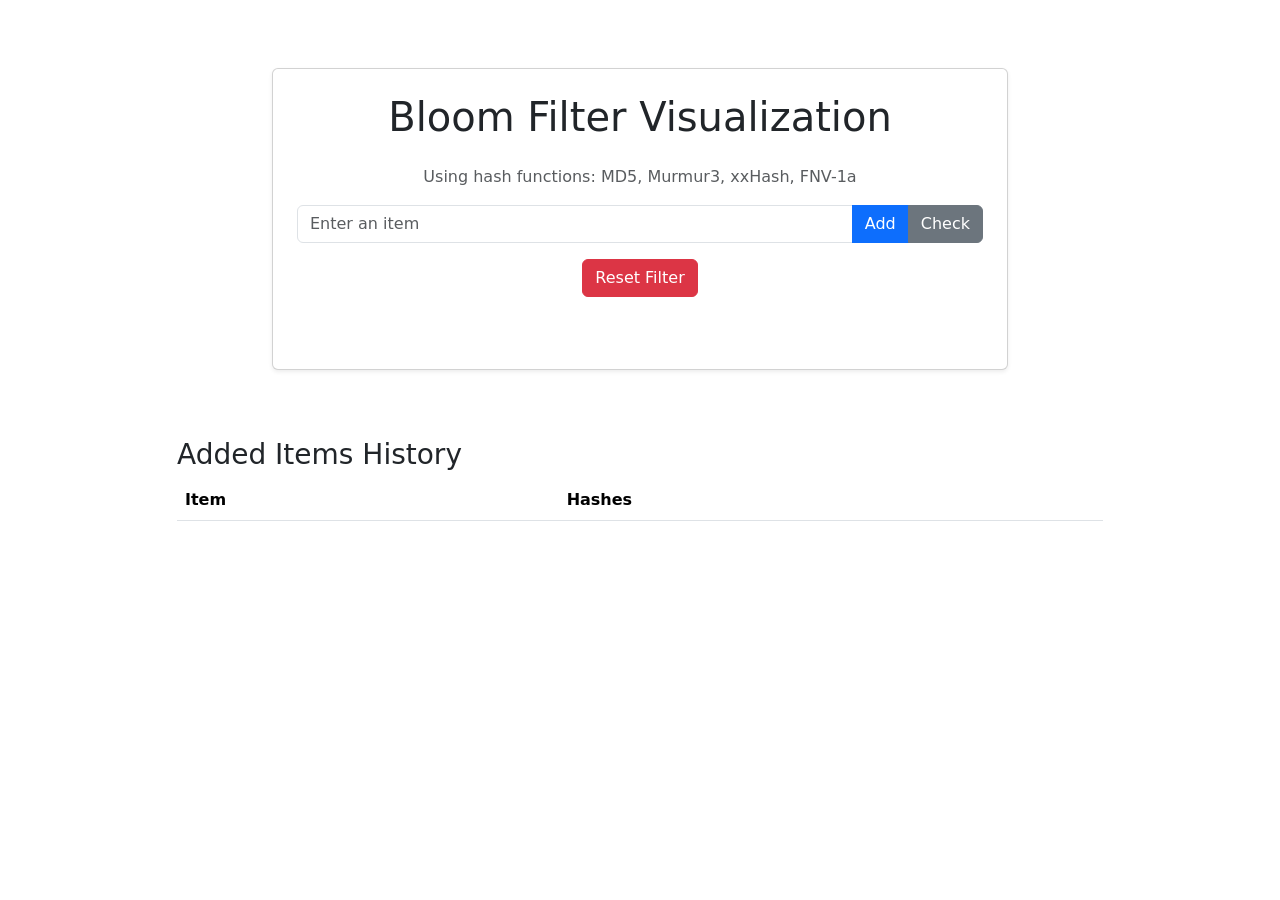
<file: bloom-filters/frontend/index.html>
<!DOCTYPE html>
<html lang="en">
<head>
    <meta charset="UTF-8">
    <meta name="viewport" content="width=device-width, initial-scale=1.0">
    <title>Bloom Filter Visualization</title>
    <link href="https://cdn.jsdelivr.net/npm/bootstrap@5.3.0/dist/css/bootstrap.min.css" rel="stylesheet">
    <style>
        body {
            padding: 20px;
        }
        .bit-array {
            display: grid;
            grid-template-columns: repeat(auto-fill, minmax(40px, 1fr));
            gap: 5px;
            margin-top: 20px;
        }
        .bit {
            width: 40px;
            height: 40px;
            border: 1px solid #ccc;
            text-align: center;
            line-height: 40px;
            font-size: 0.8rem;
        }
        .bit.active {
            background-color: #007bff;
            color: white;
        }
        .bit.highlight {
            background-color: #ffc107;
        }
    </style>
</head>
<body>
    <div class="container mt-5">
        <div class="row justify-content-center">
            <div class="col-md-8">
                <div class="card p-4 shadow-sm">
                    <h1 class="text-center mb-4">Bloom Filter Visualization</h1>
                    <p class="text-center text-muted">Using <span id="hashCount" class="fw-bold"></span> hash functions: MD5, Murmur3, xxHash, FNV-1a</p>
                    
                    <div class="input-group mb-3">
                        <input type="text" id="itemInput" class="form-control" placeholder="Enter an item">
                        <button class="btn btn-primary" onclick="addItem()">Add</button>
                        <button class="btn btn-secondary" onclick="checkItem()">Check</button>
                    </div>
                    
                    <div class="text-center mb-3">
                        <button class="btn btn-danger" onclick="resetFilter()">Reset Filter</button>
                    </div>
                    
                    <div id="result" class="mt-3 text-center"></div>
                    <div id="hashes" class="mt-3 text-center"></div>
                </div>
            </div>
        </div>
        
        <div class="row justify-content-center mt-4">
            <div class="col-md-10">
                <div class="bit-array" id="bitArray"></div>
            </div>
        </div>

        <div class="row justify-content-center mt-4">
            <div class="col-md-10">
                <h3>Added Items History</h3>
                <table class="table table-striped">
                    <thead>
                        <tr>
                            <th>Item</th>
                            <th>Hashes</th>
                        </tr>
                    </thead>
                    <tbody id="historyBody"></tbody>
                </table>
            </div>
        </div>
    </div>

    <script>
        const API_URL = 'http://127.0.0.1:8000';

        async function fetchBitArray(highlightHashes = []) {
            try {
                const response = await fetch(`${API_URL}/status`);
                const data = await response.json();
                const bitArrayDiv = document.getElementById('bitArray');
                bitArrayDiv.innerHTML = '';
                data.bit_array.forEach((bit, index) => {
                    const bitDiv = document.createElement('div');
                    let classNames = 'bit';
                    if (bit === 1) {
                        classNames += ' active';
                    }
                    if (highlightHashes.includes(index)) {
                        classNames += ' highlight';
                    }
                    bitDiv.className = classNames;
                    bitDiv.textContent = index;
                    bitArrayDiv.appendChild(bitDiv);
                });
                document.getElementById('hashCount').textContent = data.hash_count;
            } catch (error) {
                console.error('Error fetching bit array:', error);
            }
        }

        async function fetchHistory() {
            try {
                const response = await fetch(`${API_URL}/history`);
                const data = await response.json();
                const historyBody = document.getElementById('historyBody');
                historyBody.innerHTML = '';
                data.history.forEach(item => {
                    const row = document.createElement('tr');
                    row.innerHTML = `<td>${item.item}</td><td>${item.hashes.join(', ')}</td>`;
                    historyBody.appendChild(row);
                });
            } catch (error) {
                console.error('Error fetching history:', error);
            }
        }

        async function addItem() {
            const item = document.getElementById('itemInput').value;
            if (!item) return;
            try {
                const response = await fetch(`${API_URL}/add`, {
                    method: 'POST',
                    headers: { 'Content-Type': 'application/json' },
                    body: JSON.stringify({ item })
                });
                const data = await response.json();
                document.getElementById('itemInput').value = '';
                fetchBitArray(data.hashes);
                fetchHistory();
                document.getElementById('result').textContent = `"${item}" added.`;
                document.getElementById('hashes').textContent = `Generated Hashes: ${data.hashes.join(', ')}`;
            } catch (error) {
                console.error('Error adding item:', error);
            }
        }

        async function checkItem() {
            const item = document.getElementById('itemInput').value;
            if (!item) return;
            try {
                const response = await fetch(`${API_URL}/check`, {
                    method: 'POST',
                    headers: { 'Content-Type': 'application/json' },
                    body: JSON.stringify({ item })
                });
                const data = await response.json();
                const resultDiv = document.getElementById('result');
                if (data.possibly_exists) {
                    resultDiv.textContent = `"${item}" might be in the set (False Positive Possible).`;
                    resultDiv.className = 'alert alert-warning';
                } else {
                    resultDiv.textContent = `"${item}" is definitely not in the set.`;
                    resultDiv.className = 'alert alert-success';
                }
                fetchBitArray(data.hashes);
                document.getElementById('hashes').textContent = `Generated Hashes: ${data.hashes.join(', ')}`;
            } catch (error) {
                console.error('Error checking item:', error);
            }
        }

        async function resetFilter() {
            try {
                await fetch(`${API_URL}/reset`, { method: 'POST' });
                fetchBitArray();
                fetchHistory();
                document.getElementById('result').textContent = 'Bloom filter and history reset.';
                document.getElementById('result').className = 'alert alert-info';
                document.getElementById('hashes').textContent = '';
            } catch (error) {
                console.error('Error resetting filter:', error);
            }
        }

        // Initial load
        fetchBitArray();
        fetchHistory();
    </script>
</body>
</html>
</file>
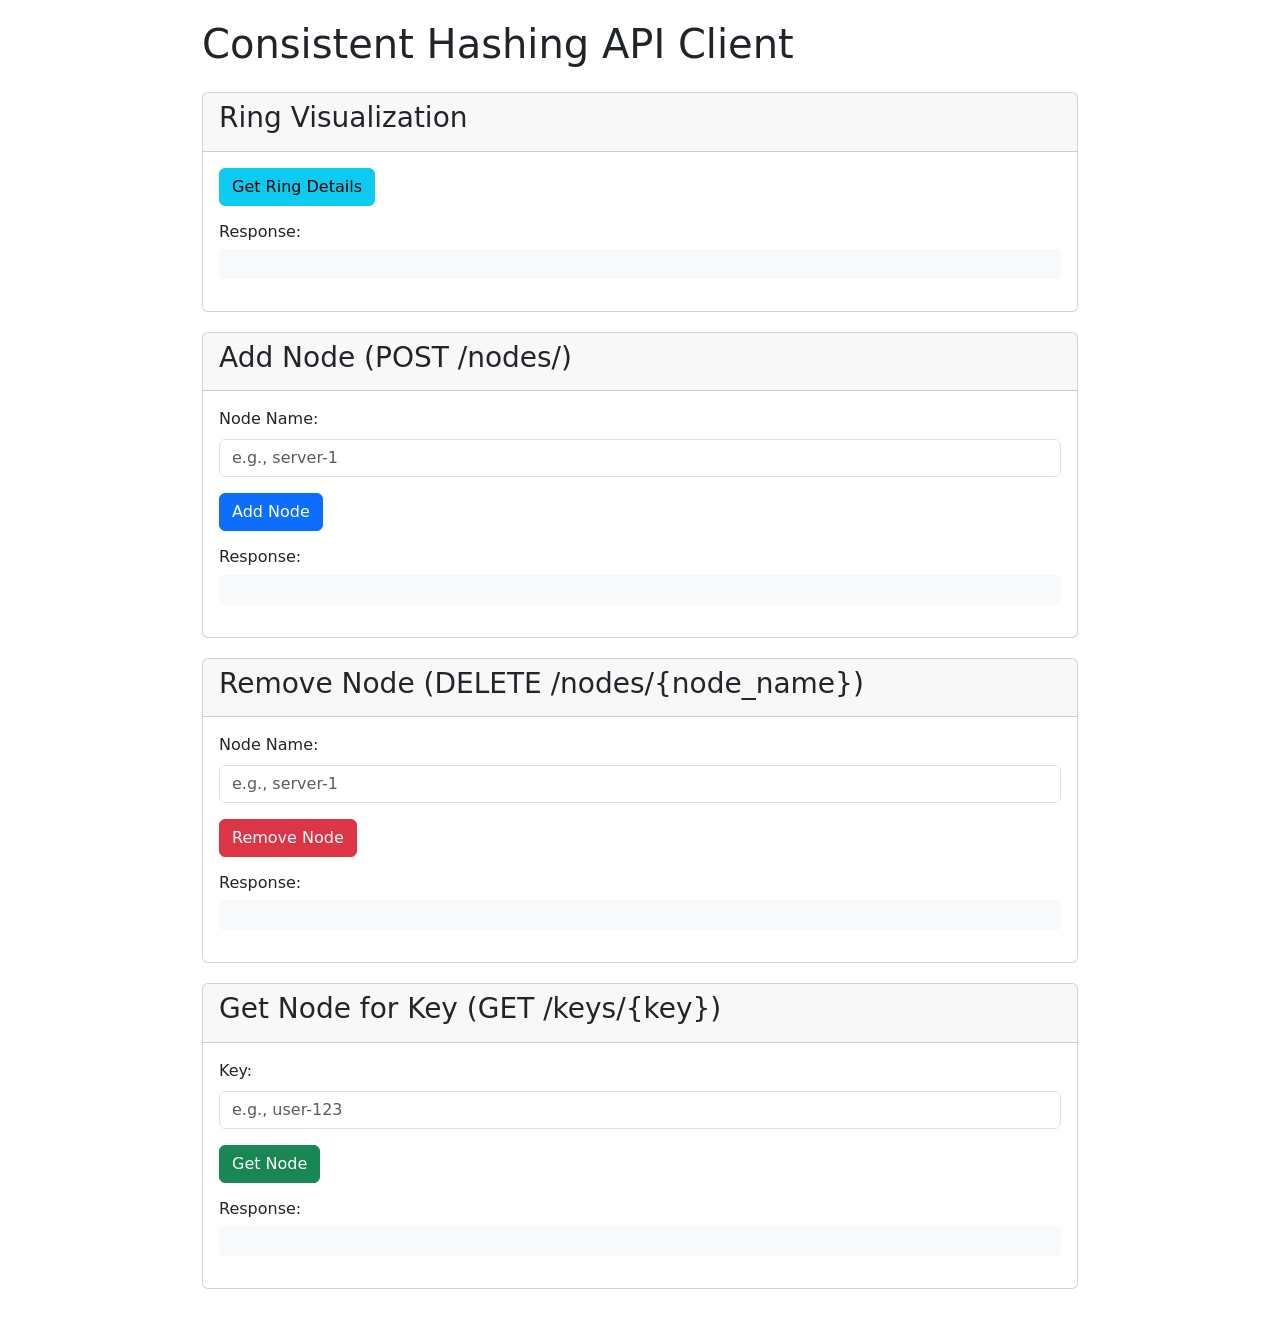
<file: consistent-hashing/frontend/index.html>
<!DOCTYPE html>
<html lang="en">
<head>
    <meta charset="UTF-8">
    <meta name="viewport" content="width=device-width, initial-scale=1.0">
    <title>Consistent Hashing API Client</title>
    <link href="https://cdn.jsdelivr.net/npm/bootstrap@5.3.0/dist/css/bootstrap.min.css" rel="stylesheet">
    <style>
        body { padding: 20px; }
        .container { max-width: 900px; }
        .card { margin-bottom: 20px; }
        pre { background-color: #f8f9fa; padding: 15px; border-radius: 5px; overflow-x: auto; }
    </style>
</head>
<body>
    <div class="container">
        <h1 class="mb-4">Consistent Hashing API Client</h1>
        <div id="feedbackMessage" class="alert" role="alert" style="display: none"></div>

        <!-- Ring Visualization -->
        <div class="card">
            <div class="card-header"><h3>Ring Visualization</h3></div>
            <div class="card-body">
                <button class="btn btn-info" onclick="getRing()">Get Ring Details</button>
                <div class="mt-3">
                    <h6>Response:</h6>
                    <pre id="ringResponse"></pre>
                </div>
            </div>
        </div>

        <!-- Add Node -->
        <div class="card">
            <div class="card-header"><h3>Add Node (POST /nodes/)</h3></div>
            <div class="card-body">
                <div class="mb-3">
                    <label for="nodeName" class="form-label">Node Name:</label>
                    <input type="text" class="form-control" id="nodeName" placeholder="e.g., server-1">
                </div>
                <button class="btn btn-primary" onclick="addNode()">Add Node</button>
                <div class="mt-3">
                    <h6>Response:</h6>
                    <pre id="addNodeResponse"></pre>
                </div>
            </div>
        </div>

        <!-- Remove Node -->
        <div class="card">
            <div class="card-header"><h3>Remove Node (DELETE /nodes/{node_name})</h3></div>
            <div class="card-body">
                <div class="mb-3">
                    <label for="removeNodeName" class="form-label">Node Name:</label>
                    <input type="text" class="form-control" id="removeNodeName" placeholder="e.g., server-1">
                </div>
                <button class="btn btn-danger" onclick="removeNode()">Remove Node</button>
                <div class="mt-3">
                    <h6>Response:</h6>
                    <pre id="removeNodeResponse"></pre>
                </div>
            </div>
        </div>

        <!-- Get Node for Key -->
        <div class="card">
            <div class="card-header"><h3>Get Node for Key (GET /keys/{key})</h3></div>
            <div class="card-body">
                <div class="mb-3">
                    <label for="key" class="form-label">Key:</label>
                    <input type="text" class="form-control" id="key" placeholder="e.g., user-123">
                </div>
                <button class="btn btn-success" onclick="getNodeForKey()">Get Node</button>
                <div class="mt-3">
                    <h6>Response:</h6>
                    <pre id="getNodeResponse"></pre>
                </div>
            </div>
        </div>

    </div>

    <script>
        const API_BASE_URL = "http://127.0.0.1:8000";

        async function callApi(endpoint, method, data = null, responseElementId) {
            const feedbackDiv = document.getElementById("feedbackMessage");
            feedbackDiv.style.display = "none";
            feedbackDiv.classList.remove("alert-success", "alert-danger");

            const responsePre = document.getElementById(responseElementId);
            responsePre.textContent = "Loading...";

            const options = {
                method: method,
                headers: { "Content-Type": "application/json" },
            };
            if (data) {
                options.body = JSON.stringify(data);
            }

            try {
                const response = await fetch(`${API_BASE_URL}${endpoint}`, options);
                const result = await response.json();
                responsePre.textContent = JSON.stringify(result, null, 2);

                if (response.ok) {
                    feedbackDiv.textContent = `Success: ${method} ${endpoint} - ${response.status}`;
                    feedbackDiv.classList.add("alert-success");
                } else {
                    feedbackDiv.textContent = `Error: ${method} ${endpoint} - ${response.status} - ${result.detail || JSON.stringify(result)}`;
                    feedbackDiv.classList.add("alert-danger");
                }
                feedbackDiv.style.display = "block";

                setTimeout(() => { feedbackDiv.style.display = "none"; }, 3000);
            } catch (error) {
                responsePre.textContent = `Error: ${error.message}`;
                feedbackDiv.textContent = `Network Error: ${error.message}`;
                feedbackDiv.classList.add("alert-danger");
                feedbackDiv.style.display = "block";

                setTimeout(() => { feedbackDiv.style.display = "none"; }, 3000);
                console.error("API call error:", error);
            }
        }

        function addNode() {
            const name = document.getElementById("nodeName").value;
            if (name) {
                callApi("/nodes/", "POST", { name }, "addNodeResponse");
            }
        }

        function removeNode() {
            const name = document.getElementById("removeNodeName").value;
            if (name) {
                callApi(`/nodes/${name}`, "DELETE", null, "removeNodeResponse");
            }
        }

        function getNodeForKey() {
            const key = document.getElementById("key").value;
            if (key) {
                callApi(`/keys/${key}`, "GET", null, "getNodeResponse");
            }
        }

        function getRing() {
            callApi("/ring/", "GET", null, "ringResponse");
        }
    </script>
</body>
</html>
</file>
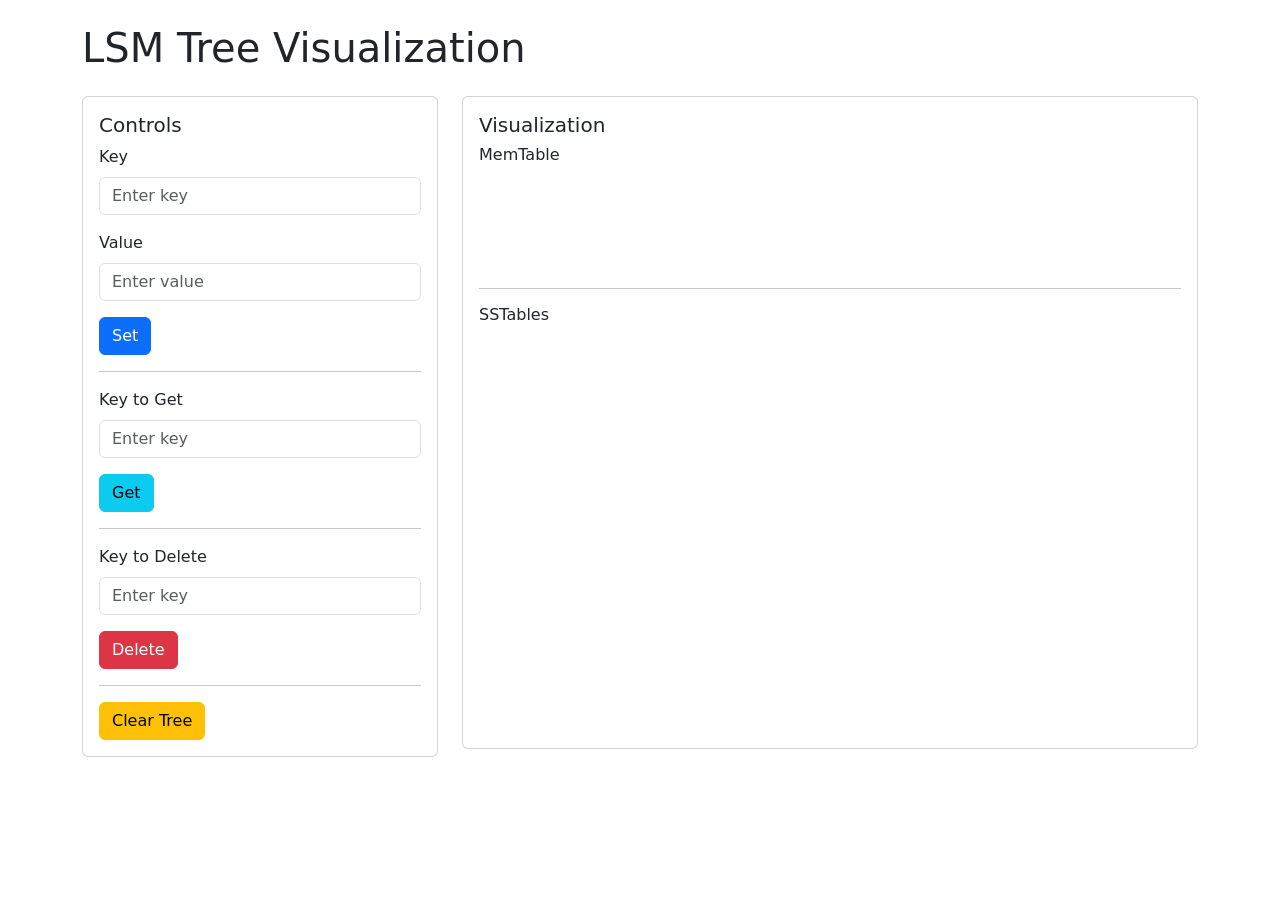
<file: lsm-trees/frontend/index.html>
<!DOCTYPE html>
<html lang="en">
<head>
    <meta charset="UTF-8">
    <meta name="viewport" content="width=device-width, initial-scale=1.0">
    <title>LSM Tree Visualization</title>
    <link href="https://cdn.jsdelivr.net/npm/bootstrap@5.3.0/dist/css/bootstrap.min.css" rel="stylesheet">
    <script src="https://d3js.org/d3.v7.min.js"></script>
    <style>
        .node {
            stroke: black;
            stroke-width: 1;
        }
        .node-text {
            font-size: 12px;
            text-anchor: middle;
            dominant-baseline: middle;
        }
        .tombstone {
            fill: #dc3545;
        }
    </style>
</head>
<body>
    <div class="container mt-4">
        <h1 class="mb-4">LSM Tree Visualization</h1>
        <div class="row">
            <div class="col-md-4">
                <div class="card">
                    <div class="card-body">
                        <h5 class="card-title">Controls</h5>
                        <div class="mb-3">
                            <label for="key-input" class="form-label">Key</label>
                            <input type="text" class="form-control" id="key-input" placeholder="Enter key">
                        </div>
                        <div class="mb-3">
                            <label for="value-input" class="form-label">Value</label>
                            <input type="text" class="form-control" id="value-input" placeholder="Enter value">
                        </div>
                        <button id="set-btn" class="btn btn-primary">Set</button>
                        <hr>
                        <div class="mb-3">
                            <label for="get-key-input" class="form-label">Key to Get</label>
                            <input type="text" class="form-control" id="get-key-input" placeholder="Enter key">
                        </div>
                        <button id="get-btn" class="btn btn-info">Get</button>
                        <p id="get-result" class="mt-2"></p>
                        <hr>
                        <div class="mb-3">
                            <label for="delete-key-input" class="form-label">Key to Delete</label>
                            <input type="text" class="form-control" id="delete-key-input" placeholder="Enter key">
                        </div>
                        <button id="delete-btn" class="btn btn-danger">Delete</button>
                        <hr>
                        <button id="clear-btn" class="btn btn-warning">Clear Tree</button>
                    </div>
                </div>
            </div>
            <div class="col-md-8">
                <div class="card">
                    <div class="card-body">
                        <h5 class="card-title">Visualization</h5>
                        <h6>MemTable</h6>
                        <svg id="memtable-vis" width="100%" height="100"></svg>
                        <hr>
                        <h6>SSTables</h6>
                        <svg id="sstables-vis" width="100%" height="400"></svg>
                    </div>
                </div>
            </div>
        </div>
    </div>

    <script>
        const setBtn = document.getElementById('set-btn');
        const getBtn = document.getElementById('get-btn');
        const deleteBtn = document.getElementById('delete-btn');
        const clearBtn = document.getElementById('clear-btn');
        const keyInput = document.getElementById('key-input');
        const valueInput = document.getElementById('value-input');
        const getKeyInput = document.getElementById('get-key-input');
        const deleteKeyInput = document.getElementById('delete-key-input');
        const getResult = document.getElementById('get-result');
        const memtableVis = d3.select('#memtable-vis');
        const sstablesVis = d3.select('#sstables-vis');

        const API_URL = 'http://127.0.0.1:8000';
        const TOMBSTONE = "__TOMBSTONE__";

        async function fetchData() {
            const response = await fetch(`${API_URL}/data`);
            const data = await response.json();
            updateVisualization(data);
        }

        function updateVisualization(data) {
            const nodeWidth = 80;
            const nodeHeight = 40;

            // MemTable Visualization
            memtableVis.selectAll('*').remove();
            const memtableData = Object.entries(data.memtable);
            const memtableNodes = memtableVis.selectAll('g')
                .data(memtableData)
                .enter()
                .append('g')
                .attr('transform', (d, i) => `translate(${(i * (nodeWidth + 10)) + (nodeWidth/2)}, 50)`);

            memtableNodes.append('rect')
                .attr('width', nodeWidth)
                .attr('height', nodeHeight)
                .attr('fill', d => d[1] === TOMBSTONE ? '#dc3545' : '#f0f0f0')
                .attr('class', 'node');

            memtableNodes.append('text')
                .attr('class', 'node-text')
                .attr('y', nodeHeight / 2)
                .text(d => `${d[0]}: ${d[1] === TOMBSTONE ? 'DEL' : d[1]}`);

            // SSTables Visualization
            sstablesVis.selectAll('*').remove();
            const sstablesData = data.sstables;
            let yOffset = 50;
            sstablesData.forEach((sstable, sstableIndex) => {
                const sstableGroup = sstablesVis.append('g')
                    .attr('transform', `translate(0, ${yOffset})`);

                sstableGroup.append('text')
                    .attr('x', 20)
                    .attr('y', -10)
                    .text(`SSTable ${sstableIndex + 1}`);

                const sstableNodes = sstableGroup.selectAll('g')
                    .data(sstable)
                    .enter()
                    .append('g')
                    .attr('transform', (d, i) => `translate(${(i * (nodeWidth + 10)) + (nodeWidth/2)}, 0)`);

                sstableNodes.append('rect')
                    .attr('width', nodeWidth)
                    .attr('height', nodeHeight)
                    .attr('fill', d => d.value === TOMBSTONE ? '#dc3545' : '#e0e0e0')
                    .attr('class', 'node');

                sstableNodes.append('text')
                    .attr('class', 'node-text')
                    .attr('y', nodeHeight / 2)
                    .text(d => `${d.key}: ${d.value === TOMBSTONE ? 'DEL' : d.value}`);
                
                yOffset += (nodeHeight + 40);
            });
        }

        setBtn.addEventListener('click', async () => {
            await fetch(`${API_URL}/set`, {
                method: 'POST',
                headers: { 'Content-Type': 'application/json' },
                body: JSON.stringify({ key: keyInput.value, value: valueInput.value })
            });
            keyInput.value = '';
            valueInput.value = '';
            fetchData();
        });

        getBtn.addEventListener('click', async () => {
            const response = await fetch(`${API_URL}/get?key=${getKeyInput.value}`);
            const data = await response.json();
            getResult.textContent = `Value: ${data.value}`;
        });

        deleteBtn.addEventListener('click', async () => {
            await fetch(`${API_URL}/delete`, {
                method: 'POST',
                headers: { 'Content-Type': 'application/json' },
                body: JSON.stringify({ key: deleteKeyInput.value })
            });
            deleteKeyInput.value = '';
            fetchData();
        });

        clearBtn.addEventListener('click', async () => {
            await fetch(`${API_URL}/clear`, { method: 'POST' });
            fetchData();
        });

        fetchData();
    </script>
</body>
</html>
</file>
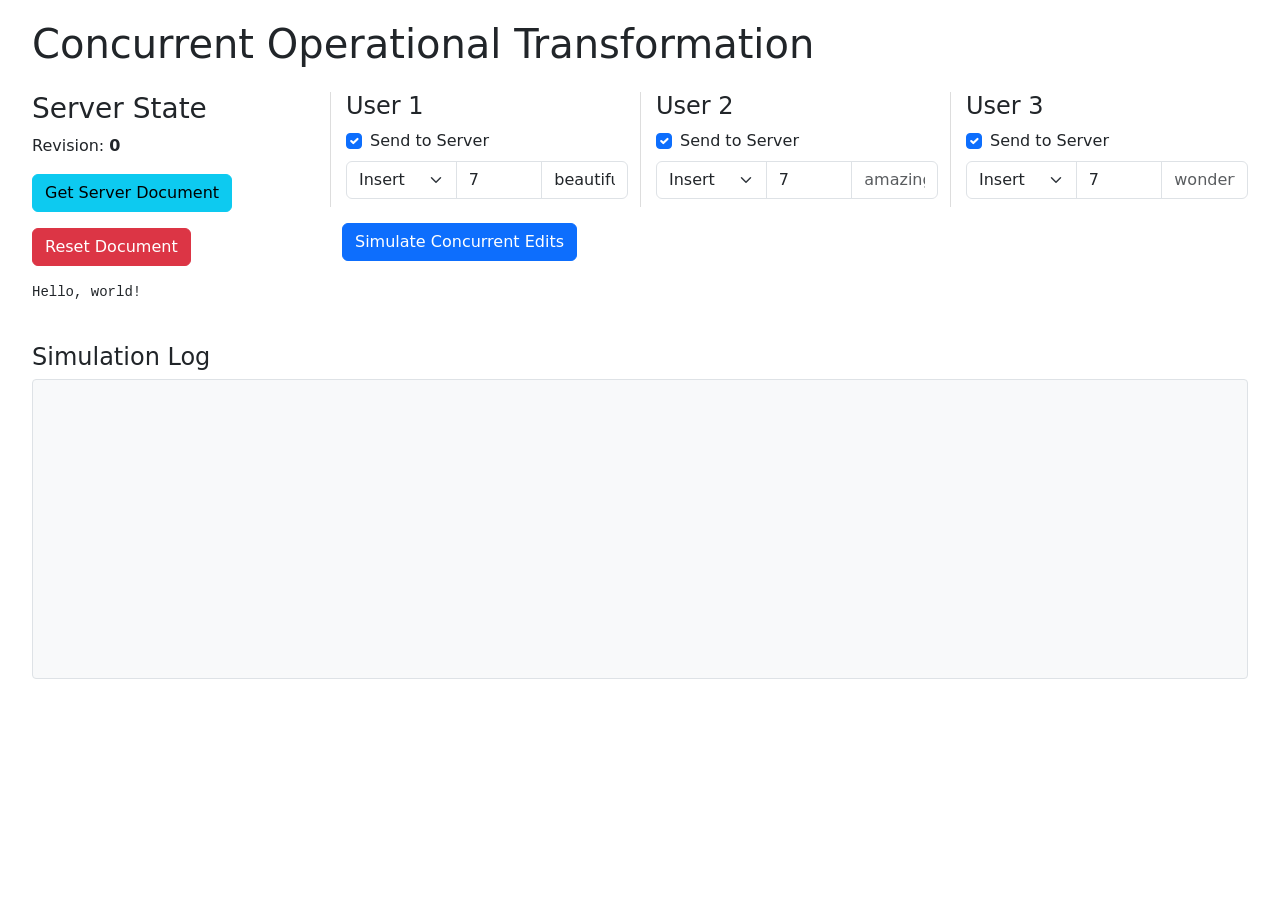
<file: operational-transformation/frontend/index.html>
<!DOCTYPE html>
<html lang="en">
  <head>
    <meta charset="UTF-8" />
    <meta name="viewport" content="width=device-width, initial-scale=1.0" />
    <title>Concurrent OT Client</title>
    <link
      href="https://cdn.jsdelivr.net/npm/bootstrap@5.3.0/dist/css/bootstrap.min.css"
      rel="stylesheet"
    />
    <style>
      body {
        padding: 20px;
      }
      .user-col {
        border-left: 1px solid #ddd;
        padding-left: 15px;
      }
      #simulationLog {
        background-color: #f8f9fa;
        border: 1px solid #dee2e6;
        border-radius: 0.25rem;
        height: 300px;
        overflow-y: scroll;
        padding: 10px;
        font-family: monospace;
        white-space: pre-wrap;
      }
    </style>
  </head>
  <body>
    <div class="container-fluid">
      <h1 class="mb-4">Concurrent Operational Transformation</h1>
      <div id="feedbackMessage" class="alert" style="display: none"></div>

      <div class="row">
        <!-- Server Column -->
        <div class="col-md-3">
          <h3>Server State</h3>
          <p>Revision: <strong id="serverRevision">0</strong></p>
          <button class="btn btn-info mb-3" onclick="getDocument()">
            Get Server Document
          </button>
          <button class="btn btn-danger mb-3" onclick="resetDocument()">
            Reset Document
          </button>
          <pre id="serverState">Hello, world!</pre>
        </div>

        <!-- User Columns -->
        <div class="col-md-9">
          <div class="row">
            <div class="col-md-4 user-col" id="user1">
              <h4>User 1</h4>
              <div class="form-check mb-2">
                <input class="form-check-input" type="checkbox" value="" id="user1-check" checked>
                <label class="form-check-label" for="user1-check">
                  Send to Server
                </label>
              </div>
              <div class="input-group mb-2">
                <select class="form-select">
                  <option value="insert">Insert</option>
                  <option value="delete">Delete</option>
                </select>
                <input type="number" class="form-control" placeholder="Pos" value="7" />
                <input type="text" class="form-control" placeholder="Text" value="beautiful " />
              </div>
            </div>
            <div class="col-md-4 user-col" id="user2">
              <h4>User 2</h4>
              <div class="form-check mb-2">
                <input class="form-check-input" type="checkbox" value="" id="user2-check" checked>
                <label class="form-check-label" for="user2-check">
                  Send to Server
                </label>
              </div>
              <div class="input-group mb-2">
                <select class="form-select">
                  <option value="insert">Insert</option>
                  <option value="delete">Delete</option>
                </select>
                <input type="number" class="form-control" placeholder="Pos" value="7" />
                <input type="text" class="form-control" placeholder="amazing " />
              </div>
            </div>
            <div class="col-md-4 user-col" id="user3">
              <h4>User 3</h4>
              <div class="form-check mb-2">
                <input class="form-check-input" type="checkbox" value="" id="user3-check" checked>
                <label class="form-check-label" for="user3-check">
                  Send to Server
                </label>
              </div>
              <div class="input-group mb-2">
                <select class="form-select">
                  <option value="insert">Insert</option>
                  <option value="delete">Delete</option>
                </select>
                <input type="number" class="form-control" placeholder="Pos" value="7" />
                <input type="text" class="form-control" placeholder="wonderful " />
              </div>
            </div>
          </div>
          <button class="btn btn-primary mt-3" onclick="simulateConcurrentEdits()">
            Simulate Concurrent Edits
          </button>
        </div>
      </div>

      <div class="row mt-4">
          <div class="col-md-12">
              <h4>Simulation Log</h4>
              <div id="simulationLog"></div>
          </div>
      </div>
    </div>

    <script>
      const API_BASE_URL = "http://127.0.0.1:8000";
      let serverRevision = 0;

      const logContainer = document.getElementById("simulationLog");

      function log(message) {
        logContainer.innerHTML += message + '\n';
        logContainer.scrollTop = logContainer.scrollHeight;
      }

      function clearLog() {
        logContainer.innerHTML = '';
      }

      async function getDocument() {
        const response = await fetch(`${API_BASE_URL}/document`);
        const data = await response.json();
        document.getElementById("serverState").textContent = data.doc;
        document.getElementById("serverRevision").textContent = data.revision;
        serverRevision = data.revision;
        return data;
      }

      async function simulateConcurrentEdits() {
        clearLog();

        log("--- Starting Simulation ---");
        // First, ensure we know the server's starting state.
        const startState = await getDocument();
        const initialRevision = startState.revision;
        log(`All clients start with document at revision ${initialRevision}: "${startState.doc}"`);
        log("-------------------------------------");

        const users = ["user1", "user2", "user3"];
        const operations = [];
        users.forEach((userId) => {
            const userCol = document.getElementById(userId);
            const checkbox = userCol.querySelector('input[type=checkbox]');
            if (checkbox.checked) {
                const op_type = userCol.querySelector("select").value;
                const pos = parseInt(userCol.querySelector("input[type=number]").value);
                const text = userCol.querySelector("input[type=text]").value;
                operations.push({ userId, op: { op_type, pos, text } });
            }
        });

        if (operations.length === 0) {
            showFeedback("No operations selected to send.", "info");
            log("--- Simulation Ended: No operations selected. ---");
            return;
        }

        // Send operations one by one, all based on the same initial revision
        for (const {userId, op} of operations) {
            await sendOperation(userId, op, initialRevision);
        }

        log("-------------------------------------");
        log("--- Simulation Finished ---");
        const finalState = await getDocument();
        log(`Final server document at revision ${finalState.revision}: "${finalState.doc}"`);
        showFeedback("Simulation finished. Check the log for details.", "success");
      }

      async function sendOperation(userId, op, revision) {
        log(`[SEND] ${userId} sending op: ${JSON.stringify(op)} based on revision ${revision}`);
        try {
            const response = await fetch(`${API_BASE_URL}/apply-operation`, {
                method: "POST",
                headers: {
                    "Content-Type": "application/json",
                },
                body: JSON.stringify({ op, revision }),
            });

            const result = await response.json();

            if (!response.ok) {
                log(`[FAIL] ${userId} request failed: ${result.detail}`);
            } else {
                log(`[RECV] ${userId} op accepted. Server is now at revision ${result.revision}.`);
                log(`       Original op: ${JSON.stringify(op)}`);
                log(`       Applied op:  ${JSON.stringify(result.applied_op)}`);
                document.getElementById("serverRevision").textContent = result.revision;
                document.getElementById("serverState").textContent = result.doc;
            }
        } catch (error) {
            log(`[ERROR] ${userId} request failed: ${error}`);
        }
        log("...");
      }

      function showFeedback(message, type) {
        const feedbackDiv = document.getElementById("feedbackMessage");
        feedbackDiv.textContent = message;
        feedbackDiv.className = `alert alert-${type}`;
        feedbackDiv.style.display = "block";
        setTimeout(() => {
          feedbackDiv.style.display = "none";
        }, 4000);
      }

      window.onload = getDocument;

      async function resetDocument() {
        try {
            await fetch(`${API_BASE_URL}/reset`, { method: "POST" });
            clearLog();
            log("Document and revision history reset on the server.");
            await getDocument();
            showFeedback("Document reset successfully.", "success");
        } catch (error) {
            console.error("Error resetting document:", error);
            showFeedback("Error resetting document.", "danger");
        }
      }
    </script>
  </body>
</html>
</file>
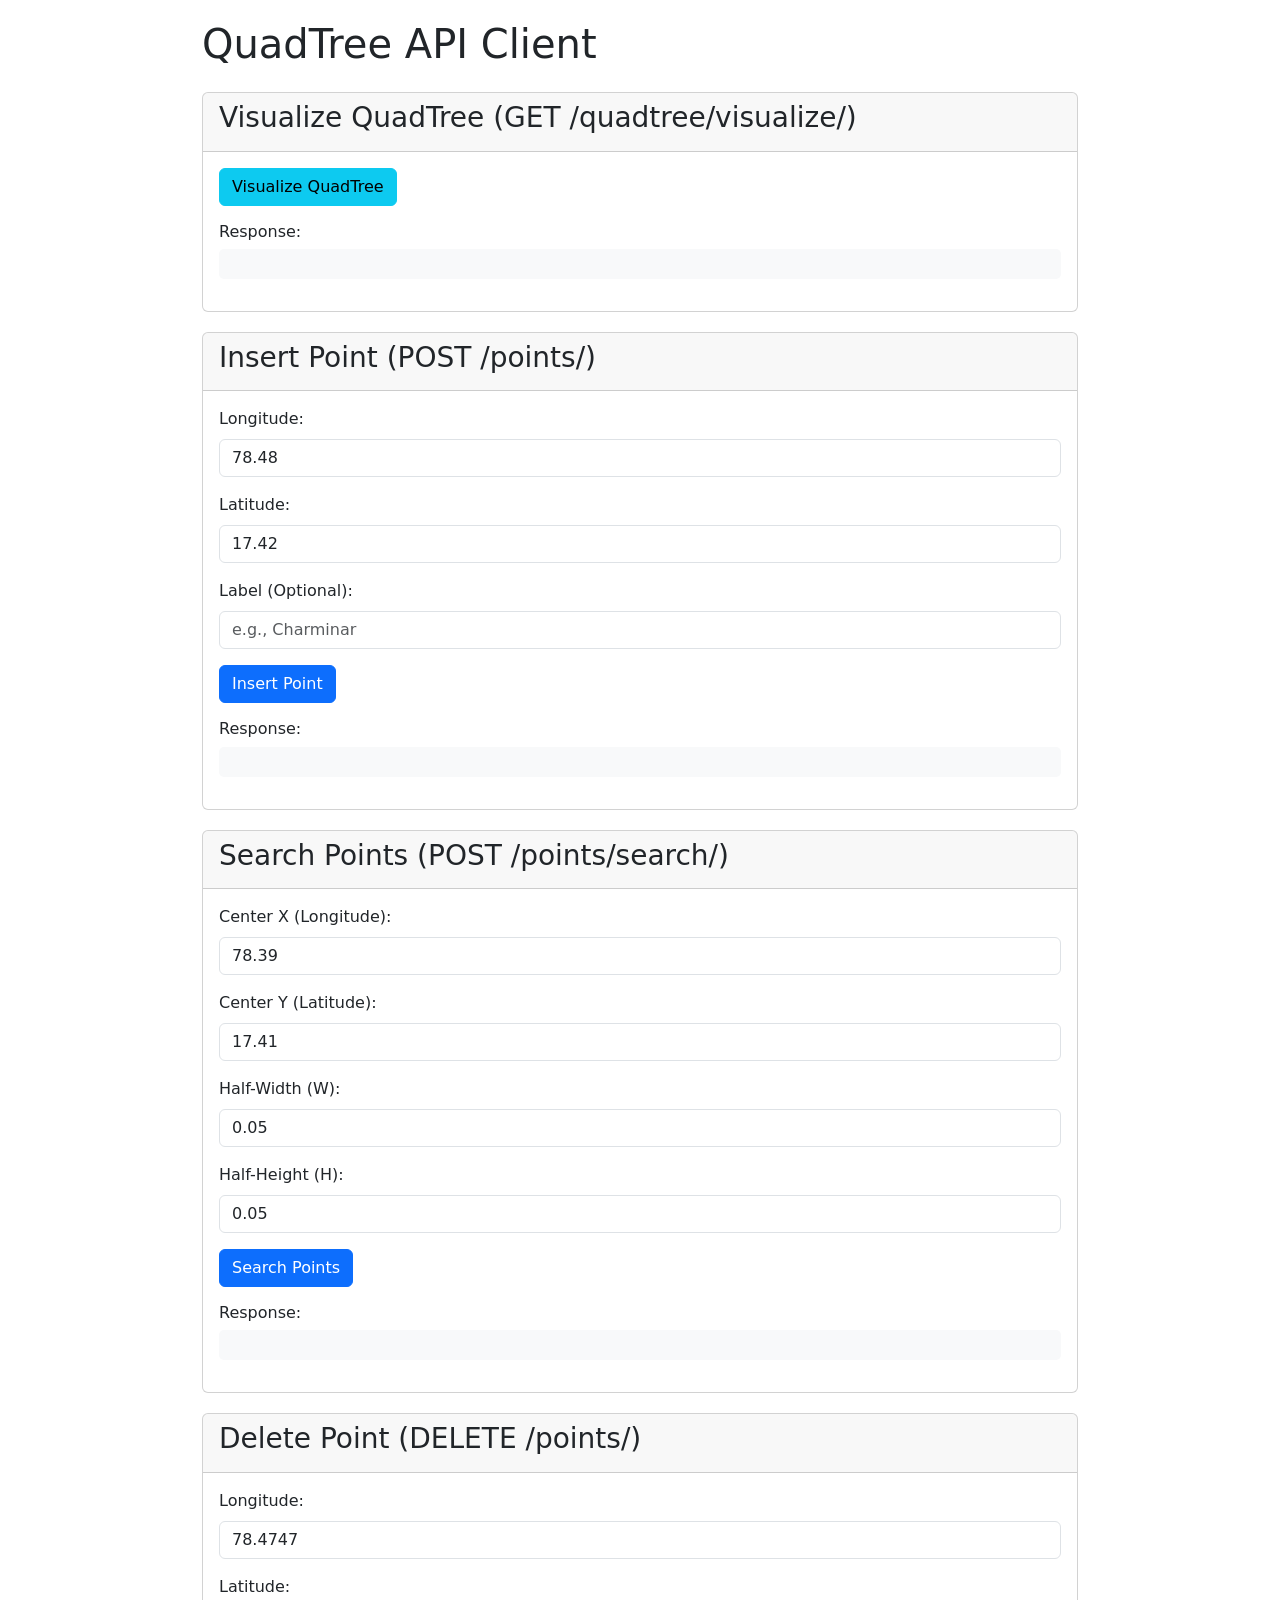
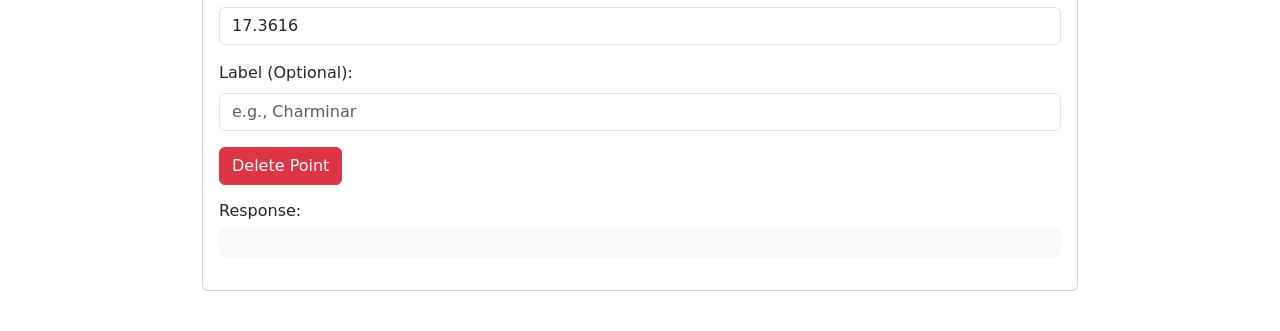
<file: quad-trees/frontend/index.html>
<!DOCTYPE html>
<html lang="en">
  <head>
    <meta charset="UTF-8" />
    <meta name="viewport" content="width=device-width, initial-scale=1.0" />
    <title>QuadTree API Client</title>
    <!-- Bootstrap CSS -->
    <link
      href="https://cdn.jsdelivr.net/npm/bootstrap@5.3.0/dist/css/bootstrap.min.css"
      rel="stylesheet"
    />
    <style>
      body {
        padding: 20px;
      }
      .container {
        max-width: 900px;
      }
      .card {
        margin-bottom: 20px;
      }
      pre {
        background-color: #f8f9fa;
        padding: 15px;
        border-radius: 5px;
        overflow-x: auto;
      }
    </style>
  </head>
  <body>
    <div class="container">
      <h1 class="mb-4">QuadTree API Client</h1>
      <div
        id="feedbackMessage"
        class="alert"
        role="alert"
        style="display: none"
      ></div>

      <!-- Visualize QuadTree Section -->
      <div class="card">
        <div class="card-header">
          <h3>Visualize QuadTree (GET /quadtree/visualize/)</h3>
        </div>
        <div class="card-body">
          <button class="btn btn-info" onclick="visualizeQuadTree()">
            Visualize QuadTree
          </button>
          <div class="mt-3">
            <h6>Response:</h6>
            <pre id="visualizeResponse"></pre>
          </div>
        </div>
      </div>

      <!-- Insert Point Section -->
      <div class="card">
        <div class="card-header">
          <h3>Insert Point (POST /points/)</h3>
        </div>
        <div class="card-body">
          <div class="mb-3">
            <label for="insertLongitude" class="form-label">Longitude:</label>
            <input
              type="number"
              class="form-control"
              id="insertLongitude"
              value="78.48"
              step="0.0001"
            />
          </div>
          <div class="mb-3">
            <label for="insertLatitude" class="form-label">Latitude:</label>
            <input
              type="number"
              class="form-control"
              id="insertLatitude"
              value="17.42"
              step="0.0001"
            />
          </div>
          <div class="mb-3">
            <label for="insertLabel" class="form-label"
              >Label (Optional):</label
            >
            <input
              type="text"
              class="form-control"
              id="insertLabel"
              placeholder="e.g., Charminar"
            />
          </div>
          <button class="btn btn-primary" onclick="insertPoint()">
            Insert Point
          </button>
          <div class="mt-3">
            <h6>Response:</h6>
            <pre id="insertResponse"></pre>
          </div>
        </div>
      </div>

      <!-- Search Points Section -->
      <div class="card">
        <div class="card-header">
          <h3>Search Points (POST /points/search/)</h3>
        </div>
        <div class="card-body">
          <div class="mb-3">
            <label for="searchX" class="form-label"
              >Center X (Longitude):</label
            >
            <input
              type="number"
              class="form-control"
              id="searchX"
              value="78.39"
              step="0.0001"
            />
          </div>
          <div class="mb-3">
            <label for="searchY" class="form-label">Center Y (Latitude):</label>
            <input
              type="number"
              class="form-control"
              id="searchY"
              value="17.41"
              step="0.0001"
            />
          </div>
          <div class="mb-3">
            <label for="searchW" class="form-label">Half-Width (W):</label>
            <input
              type="number"
              class="form-control"
              id="searchW"
              value="0.05"
              step="0.0001"
            />
          </div>
          <div class="mb-3">
            <label for="searchH" class="form-label">Half-Height (H):</label>
            <input
              type="number"
              class="form-control"
              id="searchH"
              value="0.05"
              step="0.0001"
            />
          </div>
          <button class="btn btn-primary" onclick="searchPoints()">
            Search Points
          </button>
          <div class="mt-3">
            <h6>Response:</h6>
            <pre id="searchResponse"></pre>
          </div>
        </div>
      </div>

      <!-- Delete Point Section -->
      <div class="card">
        <div class="card-header">
          <h3>Delete Point (DELETE /points/)</h3>
        </div>
        <div class="card-body">
          <div class="mb-3">
            <label for="deleteLongitude" class="form-label">Longitude:</label>
            <input
              type="number"
              class="form-control"
              id="deleteLongitude"
              value="78.4747"
              step="0.0001"
            />
          </div>
          <div class="mb-3">
            <label for="deleteLatitude" class="form-label">Latitude:</label>
            <input
              type="number"
              class="form-control"
              id="deleteLatitude"
              value="17.3616"
              step="0.0001"
            />
          </div>
          <div class="mb-3">
            <label for="deleteLabel" class="form-label"
              >Label (Optional):</label
            >
            <input
              type="text"
              class="form-control"
              id="deleteLabel"
              placeholder="e.g., Charminar"
            />
          </div>
          <button class="btn btn-danger" onclick="deletePoint()">
            Delete Point
          </button>
          <div class="mt-3">
            <h6>Response:</h6>
            <pre id="deleteResponse"></pre>
          </div>
        </div>
      </div>
    </div>

    <!-- Bootstrap JS (optional, for components that need it) -->
    <script src="https://cdn.jsdelivr.net/npm/bootstrap@5.3.0/dist/js/bootstrap.bundle.min.js"></script>
    <script>
      const API_BASE_URL = "http://127.0.0.1:8000"; // Your FastAPI backend URL

      async function callApi(endpoint, method, data = null, responseElementId) {
        const feedbackDiv = document.getElementById("feedbackMessage");
        feedbackDiv.style.display = "none"; // Hide previous messages
        feedbackDiv.classList.remove("alert-success", "alert-danger"); // Clear previous styles

        const responsePre = document.getElementById(responseElementId);
        responsePre.textContent = "Loading..."; // Show loading indicator

        const options = {
          method: method,
          headers: {
            "Content-Type": "application/json",
          },
        };
        if (data) {
          options.body = JSON.stringify(data);
        }

        try {
          const response = await fetch(`${API_BASE_URL}${endpoint}`, options);
          const result = await response.json();
          responsePre.textContent = JSON.stringify(result, null, 2);

          if (response.ok) {
            feedbackDiv.textContent = `Success: ${method} ${endpoint} - ${response.status}`;
            feedbackDiv.classList.add("alert-success");
          } else {
            feedbackDiv.textContent = `Error: ${method} ${endpoint} - ${
              response.status
            } - ${result.detail || JSON.stringify(result)}`;
            feedbackDiv.classList.add("alert-danger");
          }
          feedbackDiv.style.display = "block"; // Show the message

          // Hide the message after 3 seconds
          setTimeout(() => {
            feedbackDiv.style.display = "none";
          }, 3000); // 3000 milliseconds = 3 seconds
        } catch (error) {
          responsePre.textContent = `Error: ${error.message}`;
          feedbackDiv.textContent = `Network Error: ${error.message}`;
          feedbackDiv.classList.add("alert-danger");
          feedbackDiv.style.display = "block"; // Show the message

          // Hide the message after 3 seconds
          setTimeout(() => {
            feedbackDiv.style.display = "none";
          }, 3000); // 3000 milliseconds = 3 seconds

          console.error("API call error:", error);
        }
      }

      function insertPoint() {
        const longitude = parseFloat(
          document.getElementById("insertLongitude").value
        );
        const latitude = parseFloat(
          document.getElementById("insertLatitude").value
        );
        const label = document.getElementById("insertLabel").value;
        callApi(
          "/points/",
          "POST",
          { longitude, latitude, label: label || null },
          "insertResponse"
        );
      }

      function searchPoints() {
        const x = parseFloat(document.getElementById("searchX").value);
        const y = parseFloat(document.getElementById("searchY").value);
        const w = parseFloat(document.getElementById("searchW").value);
        const h = parseFloat(document.getElementById("searchH").value);
        callApi("/points/search/", "POST", { x, y, w, h }, "searchResponse");
      }

      function deletePoint() {
        const longitude = parseFloat(
          document.getElementById("deleteLongitude").value
        );
        const latitude = parseFloat(
          document.getElementById("deleteLatitude").value
        );
        const label = document.getElementById("deleteLabel").value;
        callApi(
          "/points/",
          "DELETE",
          { longitude, latitude, label: label || null },
          "deleteResponse"
        );
      }

      function visualizeQuadTree() {
        callApi("/quadtree/visualize/", "GET", null, "visualizeResponse");
      }
    </script>
  </body>
</html>
</file>
